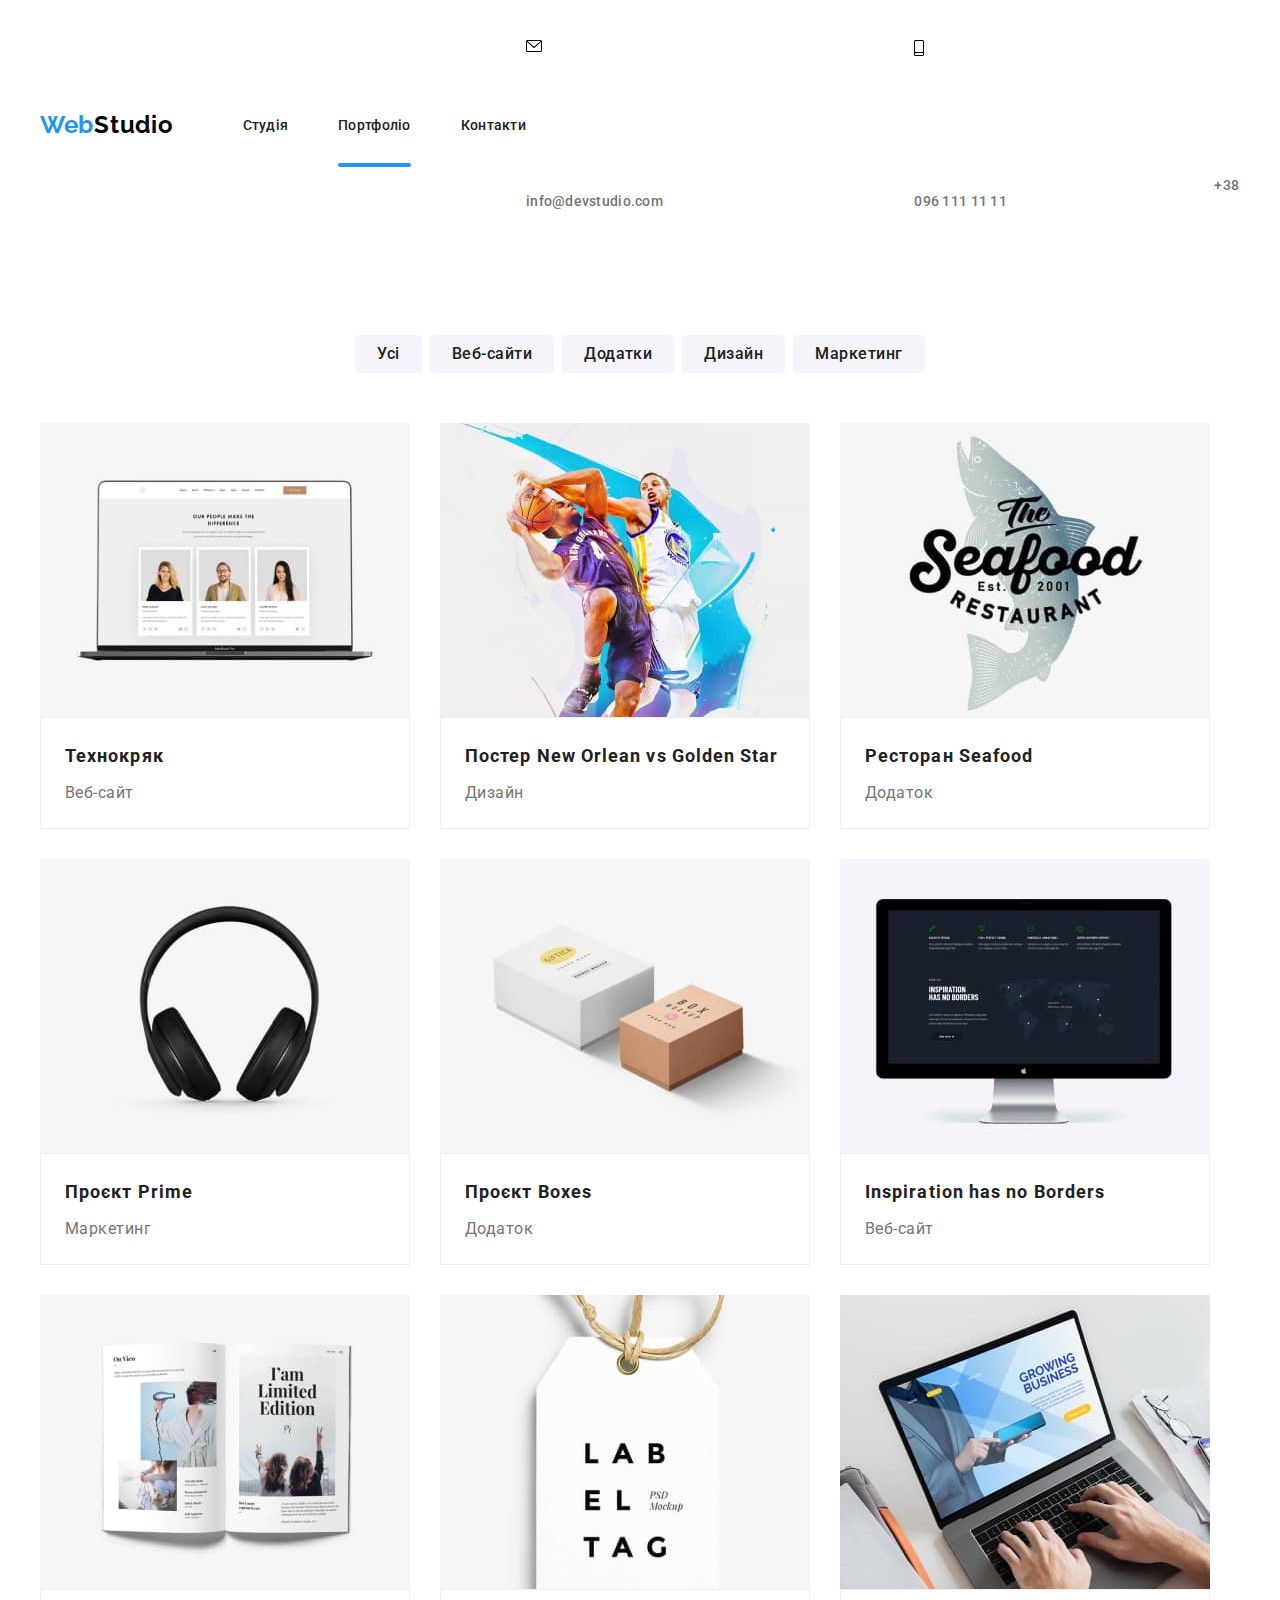
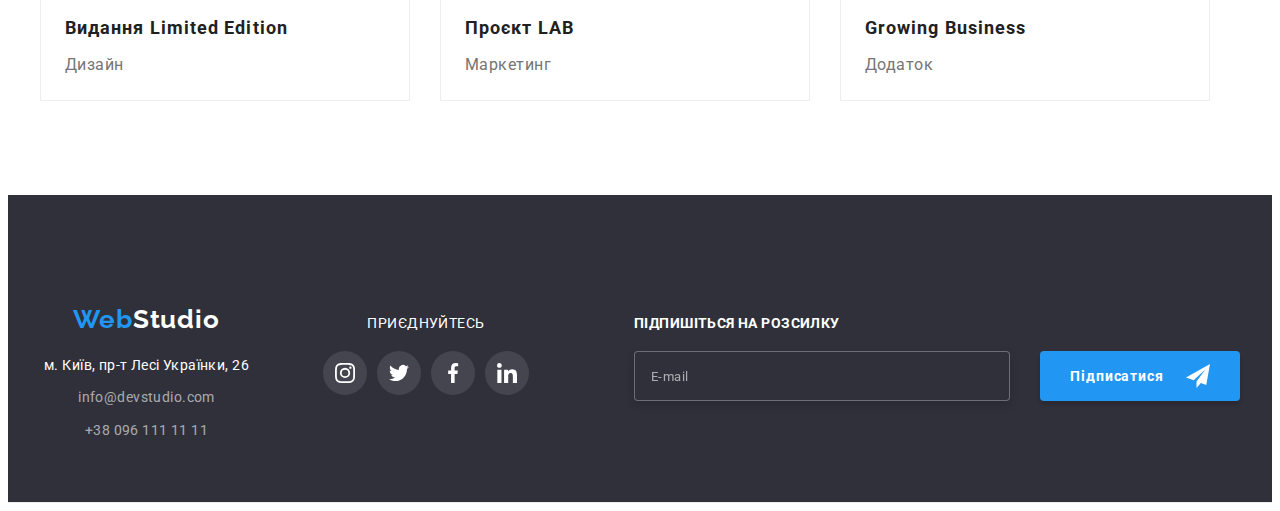
<file: portfolio.html>
<!DOCTYPE html>
<html lang="uk">

<head>
    <meta charset="UTF-8" />
    <meta http-equiv="X-UA-Compatible" content="IE=edge" />
    <meta name="viewport" content="width=device-width, initial-scale=1.0" />
    <link rel="preconnect" href="https://fonts.googleapis.com">
    <link rel="preconnect" href="https://fonts.gstatic.com" crossorigin>
    <link
        href="https://fonts.googleapis.com/css2?family=Raleway:wght@700&family=Roboto:wght@400;500;700;900&display=swap"
        rel="stylesheet">

    <link rel="stylesheet" href="https://cdnjs.cloudflare.com/ajax/libs/modern-normalize/1.1.0/modern-normalize.min.css"
        integrity="sha512-wpPYUAdjBVSE4KJnH1VR1HeZfpl1ub8YT/NKx4PuQ5NmX2tKuGu6U/JRp5y+Y8XG2tV+wKQpNHVUX03MfMFn9Q=="
        crossorigin="anonymous" referrerpolicy="no-referrer" />

    <link rel="stylesheet" href="./css/main.css">
    <link rel="stylesheet" href="./css/main.min.css" />

    <title>Document</title>
</head>

<body>
    <header class="header">
        <div class="container">
            <div class="contant-nav">
                <nav class="nav">
                    <a href="index.html" class="nav__logo"><span>Web</span>Studio</a>
                    <ul class="list nav nav-display">
                        <li class="mail mail-list"><a href="index.html" class="mail__studio cont-color">Студія</a>
                        </li>
                        <li class="mail mail-list"><a href="portfolio.html"
                                class="mail__studio cont-color active">Портфоліо</a>
                        </li>
                        <li class="mail mail-list"><a href="" class="mail__studio cont-color">Контакти</a></li>
                    </ul>
                </nav>
                <ul class="not-nav-item-flax">
                    <li class="mail">
                        <a href="mailto:info@devstudio.com" class="mail__studio"> <svg class="mail__nav">
                                <use href="./symbol-defs.svg#icon-mail-header" width="16" height="12"></use>
                            </svg>info@devstudio.com</a>
                    <li class="mail">
                        <a href="tel:+380961111111" class="mail__studio"> <svg class="mail__ico">
                                <use href="./symbol-defs.svg#icon-tel-header" width="10" height="16"></use>
                            </svg>+38 096 111 11 11</a>
                    </li>
                </ul>
            </div>
        </div>
        <main>
            <section class="section-btn">
                <div class="container">
                    <h1 class="vis">Портфоліо</h1>
                    <ul class="item-btn-flax ">
                        <li><button type="button" class="portfolio-btn outline min-all">Усі</button>
                        </li>
                        <li><button type="button" class="portfolio-btn min-web-site">Веб-сайти</button></li>
                        <li><button type="button" class="portfolio-btn min-applications">Додатки</button></li>
                        <li><button type="button" class="portfolio-btn min-design">Дизайн</button></li>
                        <li><button type="button" class="portfolio-btn min-marketing">Маркетинг</button>
                        </li>
                    </ul>

                </div>

                <div class="container">
                    <ul class="portfolio-list-items">
                        <li class="portfolio-list">
                            <div class="portfolio-wrap">
                                <a href=""><img src="./images/img(19).jpg"
                                        alt="На фото ноутбук, на котором открыт сайт, где показаны карточки с именами людей и их должностями">
                                    <p class="portfolio-wrap__text">Ресурс пропонує комплексні пропозиції з різним
                                        рівнем
                                        функціоналу та сервісів. Все це
                                        дозволить відвідувачу отримати
                                        вичерпні відомості про компанію чи приватну особу.</p>
                                </a>
                            </div>
                            <div class="photo">
                                <h2 class="photo__name">Технокряк</h2>
                                <p class="photo__two-text">Веб-сайт</p>
                            </div>

                        </li>

                        <li class="portfolio-list">
                            <div class="portfolio-wrap">
                                <a href=""><img src="./images/img(18).jpg"
                                        alt="На фото два человека играют в баскетбол">
                                    <p class="portfolio-wrap__text">Ресурс пропонує комплексні пропозиції з різним
                                        рівнем
                                        функціоналу та сервісів. Все це
                                        дозволить відвідувачу отримати
                                        вичерпні відомості про компанію чи приватну особу.</p>
                                </a>
                            </div>
                            <div class="photo">
                                <h2 class="photo__name">Постер New Orlean vs Golden Star</h2>
                                <p class="photo__two-text">Дизайн</p>
                            </div>

                        </li>

                        <li class="portfolio-list">
                            <div class="portfolio-wrap">
                                <a href=""><img src="./images/img(17).jpg"
                                        alt="Изображение логотипа ресторана в виде дельфина">
                                    <p class="portfolio-wrap__text">Ресурс пропонує комплексні пропозиції з різним
                                        рівнем
                                        функціоналу та сервісів. Все це
                                        дозволить відвідувачу отримати
                                        вичерпні відомості про компанію чи приватну особу.</p>
                                </a>
                            </div>
                            <div class="photo">
                                <h2 class="photo__name">Ресторан Seafood</h2>
                                <p class="photo__two-text">Додаток</p>
                            </div>

                        </li>

                        <li class="portfolio-list">
                            <div class="portfolio-wrap">
                                <a href=""><img src="./images/img(16).jpg" alt="На фото изображены накладные наушники">
                                    <p class="portfolio-wrap__text">Ресурс пропонує комплексні пропозиції з різним
                                        рівнем
                                        функціоналу та сервісів. Все це
                                        дозволить відвідувачу отримати
                                        вичерпні відомості про компанію чи приватну особу.</p>
                                </a>
                            </div>
                            <div class="photo">
                                <h2 class="photo__name">Проєкт Prime</h2>
                                <p class="photo__two-text">Маркетинг</p>
                            </div>

                        </li>

                        <li class="portfolio-list">
                            <div class="portfolio-wrap">
                                <a href=""><img src="./images/img(15).jpg" alt="На фото находятся две коробки">
                                    <p class="portfolio-wrap__text">Ресурс пропонує комплексні пропозиції з різним
                                        рівнем
                                        функціоналу та сервісів. Все це
                                        дозволить відвідувачу отримати
                                        вичерпні відомості про компанію чи приватну особу.</p>
                                </a>
                            </div>
                            <div class="photo">
                                <h2 class="photo__name">Проєкт Boxes</h2>
                                <p class="photo__two-text">Додаток</p>
                            </div>

                        </li>

                        <li class="portfolio-list">
                            <div class="portfolio-wrap">
                                <a href=""><img src="./images/img(14).jpg"
                                        alt="На фото изображен монитор, на котором открыт сайт с тёмной темой">
                                    <p class="portfolio-wrap__text">Ресурс пропонує комплексні пропозиції з різним
                                        рівнем
                                        функціоналу та сервісів. Все це
                                        дозволить відвідувачу отримати
                                        вичерпні відомості про компанію чи приватну особу.</p>
                                </a>
                            </div>
                            <div class="photo">
                                <h2 class="photo__name">Inspiration has no Borders</h2>
                                <p class="photo__two-text">Веб-сайт</p>
                            </div>


                        </li>

                        <li class="portfolio-list">
                            <div class="portfolio-wrap">
                                <a href=""><img src="./images/img(13).jpg" alt="На фото изображена книга ">
                                    <p class="portfolio-wrap__text">Ресурс пропонує комплексні пропозиції з різним
                                        рівнем
                                        функціоналу та сервісів. Все це
                                        дозволить відвідувачу отримати
                                        вичерпні відомості про компанію чи приватну особу.</p>
                                </a>
                            </div>
                            <div class="photo">
                                <h2 class="photo__name">Видання Limited Edition</h2>
                                <p class="photo__two-text">Дизайн</p>
                            </div>

                        </li>

                        <li class="portfolio-list">
                            <div class="portfolio-wrap">
                                <a href=""><img src="./images/img(12).jpg" alt="Этикетка  надписью проэкта" width="370"
                                        height="294">
                                    <p class="portfolio-wrap__text">Ресурс пропонує комплексні пропозиції з різним
                                        рівнем
                                        функціоналу та сервісів. Все це
                                        дозволить відвідувачу отримати
                                        вичерпні відомості про компанію чи приватну особу.</p>
                                </a>
                            </div>
                            <div class="photo">
                                <h2 class="photo__name">Проєкт LAB</h2>
                                <p class="photo__two-text">Маркетинг</p>
                            </div>

                        </li>


                        <li class="portfolio-list">
                            <div class="portfolio-wrap">
                                <a href=""><img src="./images/img(11).jpg" alt="Человек просматривает сайт на ноутбуке"
                                        width="370" height="294">
                                    <p class="portfolio-wrap__text">Ресурс пропонує комплексні пропозиції з різним
                                        рівнем
                                        функціоналу та сервісів. Все це
                                        дозволить відвідувачу отримати
                                        вичерпні відомості про компанію чи приватну особу.</p>
                                </a>
                            </div>
                            <div class="photo">
                                <h2 class="photo__name ">Growing Business</h2>
                                <p class="photo__two-text">Додаток</p>
                            </div>

                        </li>
                    </ul>
                </div>
            </section>
        </main>
        <footer class="footer-bg">
            <div class="container contant-wrap">
                <section class="logo">
                    <a href="index.html" class="logo__footer"><span>Web</span>Studio</a>
                    <address>
                        <ul class="address-wrap">
                            <li class="address-center"><a href="https://goo.gl/maps/Gb729abm9Eymb1sx5" target="_blank"
                                    rel="noopener noreferrer nofollow" class="nav-address">м. Київ, пр-т Лесі Українки,
                                    26</a>
                            </li>

                            <li class="footer-ul-margin address-center"><a href="mailto:info@devstudio.com"
                                    class="mail-address">info@devstudio.com</a>
                            </li>

                            <li class="address-center"><a href="tel:+38-096-111-11-11" class="address-contacts">+38 096
                                    111 11
                                    11</a>
                            </li>
                        </ul>
                    </address>
                </section>

                <section class="footer-icon">
                    <h2 class="footer-title">Приєднуйтесь</h2>
                    <ul class="team-item-footer">
                        <li class="team-item-footer-bg"><a href="#" class="team-item-footer-bg-new">
                                <svg class="soc-item-footer">
                                    <use href="./symbol-defs.svg#icon-instagram" width="20" height="20"></use>
                                </svg>
                            </a>
                        </li>

                        <li class="team-item-footer-bg"><a href="#" class="team-item-footer-bg-new">
                                <svg class="soc-item-footer">
                                    <use href="./symbol-defs.svg#icon-twitter" width="20" height="20"></use>
                                </svg>
                            </a>
                        </li>

                        <li class="team-item-footer-bg"><a href="#" class="team-item-footer-bg-new">
                                <svg class="soc-item-footer">
                                    <use href="./symbol-defs.svg#icon-facebook" width=" 20" height="20"></use>
                                </svg>
                            </a>
                        </li>

                        <li class="team-item-footer-bg"><a href="#" class="team-item-footer-bg-new">
                                <svg class="soc-item-footer">
                                    <use href="./symbol-defs.svg#icon-linkedin" width="20" height="20"></use>
                                </svg>
                            </a>
                        </li>
                    </ul>
                </section>
                <form action="#" class="footer">
                    <h3 class="footer__h3">Підпишіться на розсилку</h3>
                    <div class="figure-list figure-justify footer-flax ">
                        <input type="email" class="footer__input" placeholder="E-mail">
                        <button type="submit" class="footer__input-btn">Підписатися<svg class="footer-input-icon">
                                <use href="./symbol-defs.svg#icon-icon-send">
                                </use>
                            </svg></button>


                    </div>
                </form>
            </div>


        </footer>

</body>

</html>
</file>
<file: css/main.css>
h1,
h2,
h3,
h4,
h5,
h6 {
  margin: 0;
}

p {
  margin: 0;
}

a {
  text-decoration: none;
}

img {
  display: block;
  width: 100%;
  height: auto;
}

ul {
  padding: 0;
  margin: 0;
}

li {
  list-style: none;
  padding: 0px;
}

address {
  font-style: normal;
}

.header {
  border-bottom: 1px solid #ECECEC;
}

.container {
  width: 100%;
  padding: 0 15px;
  margin: 0 auto;
}
@media screen and (max-width: 480px) {
  .container {
    width: 100%;
  }
}
@media screen and (min-width: 481px) {
  .container {
    max-width: 768px;
  }
}
@media screen and (min-width: 1200px) {
  .container {
    max-width: 1200px;
  }
}

.prof {
  max-width: 100%;
  padding-top: 30px;
  background-color: var(--item-bg-color);
  padding: 30px 30px;
  box-shadow: 0px 1px 3px rgba(0, 0, 0, 0.12), 0px 1px 1px rgba(0, 0, 0, 0.14), 0px 2px 1px rgba(0, 0, 0, 0.2);
  border-radius: 0px 0px 4px 4px;
}

.about-other {
  margin: 0 auto;
  gap: 30px;
  width: 100%;
}

.is-hidden-two {
  opacity: 0;
  visibility: hidden;
  pointer-events: none;
  width: 1px;
  position: absolute;
}

:root {
  --font-size-h: 36px;
  --alert-font-size-text: 14px;
  --main-teem-font-size: 16px;
  --main-team-font-size-big: 18px;
  --transform-hover: color 250ms cubic-bezier(0.4, 0, 0.2, 1), background-color 250ms cubic-bezier(0.4, 0, 0.2, 1);
  --transform-hover-shadov: box-shadow 250ms cubic-bezier(0.4, 0, 0.2, 1),
      transform 250ms cubic-bezier(0.4, 0, 0.2, 1);
}

.nav__logo {
  font-family: var(--other-font);
  font-weight: 700;
  font-size: 26px;
  line-height: 30.52px;
  color: var(--color-all-text);
  letter-spacing: 0.03em;
  margin-right: 19px;
  transition: var(--transform-hover);
}
.nav__logo:focus {
  color: var(--focus-color);
}
@media screen and (max-width: 480px) {
  .nav__logo {
    opacity: 0;
    visibility: hidden;
    pointer-events: none;
    width: 1px;
    position: absolute;
  }
}
@media screen and (min-width: 481px) {
  .nav__logo {
    font-size: 24px;
    line-height: 1.1666666667;
    opacity: inherit;
    visibility: inherit;
    pointer-events: inherit;
    width: inherit;
    position: inherit;
  }
}
@media screen and (min-width: 1200px) {
  .nav__logo {
    opacity: inherit;
    visibility: inherit;
    pointer-events: inherit;
    width: inherit;
    position: inherit;
  }
}

.nav__logo span {
  color: var(--focus-color);
}

.nav-logo-mob {
  font-family: var(--other-font);
  font-weight: 700;
  font-size: 26px;
  line-height: 30.52px;
  color: var(--color-all-text);
  letter-spacing: 0.03em;
  margin-right: 19px;
  transition: var(--transform-hover);
}
.nav-logo-mob:focus {
  color: var(--focus-color);
}
@media screen and (min-width: 1200px) {
  .nav-logo-mob {
    opacity: 0;
    visibility: hidden;
    pointer-events: none;
    width: 1px;
    position: absolute;
  }
}

.nav-logo-mob span {
  color: var(--focus-color);
}
@media screen and (min-width: 1200px) {
  .nav-logo-mob span {
    opacity: 0;
    visibility: hidden;
    pointer-events: none;
    width: 1px;
    position: absolute;
  }
}

.logo__footer {
  display: block;
  font-family: var(--other-font);
  font-weight: 700;
  font-size: 26px;
  line-height: 30.52px;
  color: var(--item-bg-color);
  letter-spacing: 0.03em;
  margin-bottom: 20px;
  transition: var(--transform-hover);
}
.logo__footer:focus {
  color: var(--focus-color);
}
@media screen and (max-width: 480px) {
  .logo__footer {
    display: flex;
    width: 100%;
    justify-content: center;
  }
}

@media screen and (max-width: 480px) {
  .address-wrap {
    width: 100%;
    justify-content: center;
  }
}

.logo__footer span {
  color: var(--focus-color);
}

.nav__studio {
  display: inline-block;
  font-family: var(--main-font);
  font-weight: 500;
  font-size: 14px;
  line-height: 1.1428571429;
  letter-spacing: 0.02em;
  color: var(--color-text);
  padding: 32px 0px;
  display: block;
  transition: var(--transform-hover);
}
.nav__studio:hover, .nav__studio:focus {
  color: var(--focus-color);
}

.active {
  color: var(--focus-color);
}

.mail-list {
  position: relative;
}

.active::after {
  content: "";
  position: absolute;
  bottom: -1px;
  display: flex;
  width: 100%;
  height: 4px;
  background-color: var(--focus-color);
  border-radius: 2px;
}
@media screen and (min-width: 481px) {
  .active::after {
    bottom: -18px;
  }
}
@media screen and (min-width: 1200px) {
  .active::after {
    bottom: -2px;
  }
}

.nav {
  display: flex;
  align-items: center;
  gap: 50px;
}
@media screen and (max-width: 480px) {
  .nav {
    display: none;
  }
}
@media screen and (min-width: 481px) {
  .nav {
    display: flex;
  }
}
@media screen and (min-width: 1200px) {
  .nav {
    display: inherit;
  }
}

@media screen and (max-width: 480px) {
  .nav-display {
    display: none;
  }
}
@media screen and (min-width: 481px) {
  .nav-display {
    display: none;
  }
}
@media screen and (min-width: 1200px) {
  .nav-display {
    display: flex;
  }
}

.item-btn-flax {
  display: flex;
  gap: 8px;
  justify-content: center;
  padding-bottom: 50px;
}

.not-nav-item-flax {
  display: flex;
  align-items: center;
  gap: 50px;
}
@media screen and (max-width: 480px) {
  .not-nav-item-flax {
    display: none;
  }
}
@media screen and (min-width: 481px) {
  .not-nav-item-flax {
    display: block;
    margin-left: auto;
  }
}
@media screen and (min-width: 1200px) {
  .not-nav-item-flax {
    display: flex;
    margin-left: auto;
  }
}

.figure-bg__ico {
  max-width: 70px;
  height: 70px;
  fill: currentColor;
}

.figure-bg {
  display: flex;
  height: 120px;
  align-items: center;
  justify-content: center;
  margin-bottom: 30px;
  border-radius: 4px;
  width: 100%;
  background-color: #F5F4FA;
  transition: var(--transform-hover-shadov);
}
.figure-bg:hover {
  box-shadow: 0px 4px 4px rgba(0, 0, 0, 0.25);
}
@media screen and (max-width: 480px) {
  .figure-bg {
    min-width: 100%;
    display: flex;
    justify-content: center;
  }
}
@media screen and (min-width: 481) and (min-width: 481px) {
  .figure-bg {
    min-width: 354px;
  }
}
.figure-interval {
  margin-right: 30px;
}
@media screen and (max-width: 480px) {
  .figure-interval {
    margin: 0;
  }
}
@media screen and (min-width: 481px) {
  .figure-interval {
    margin: 0;
    max-width: calc((100% - 30px) / 2);
  }
}
@media screen and (min-width: 1200px) {
  .figure-interval {
    width: 100%;
  }
}

.figure-bg:last-child {
  margin-right: 0;
}

.figure-list {
  display: flex;
}
@media screen and (max-width: 480px) {
  .figure-list {
    flex-wrap: wrap;
    gap: 30px;
  }
}
@media screen and (min-width: 481px) {
  .figure-list {
    display: block;
    flex-wrap: wrap;
    justify-content: center;
    gap: 30px;
  }
}
@media screen and (min-width: 1200px) {
  .figure-list {
    flex-wrap: nowrap;
  }
}

@media screen and (max-width: 480px) {
  .figure-justify {
    display: flex;
    justify-content: center;
  }
}
.pic {
  width: 100%;
}

body {
  font-family: var(--main-font);
  font-size: var(--alert-font-size-text);
  letter-spacing: 0.03em;
  background-color: var(--item-bg-color);
  color: var(--alert-text);
  font-family: var(--main-font);
}

.hero {
  align-items: center;
  margin: 0 auto;
  padding: 200px 0;
  background-color: var(--footer-bg-color);
  background-image: linear-gradient(to right, rgba(47, 48, 58, 0.4), rgba(47, 48, 58, 0.4)), url(../images/bg-hero.jpg);
  background-repeat: no-repeat;
  background-size: cover;
  background-position: center;
  width: 100%;
}
@media screen and (max-width: 480px) {
  .hero {
    width: 100%;
    padding: 118px 0;
  }
}
@media screen and (min-width: 481px) and (min-width: 481px) {
  .hero {
    width: 100%;
    padding: 118px 0;
  }
}
.hero__title {
  font-family: var(--main-font);
  font-weight: 900;
  font-size: 44px;
  line-height: 1.3636363636;
  letter-spacing: 0.06em;
  text-transform: uppercase;
  text-align: center;
  max-width: 650px;
  margin: 0 auto;
  margin-bottom: 30px;
  color: var(--item-bg-color);
}
@media screen and (max-width: 480px) {
  .hero__title {
    max-width: 360px;
    font-size: 26px;
    line-height: 1.6153846154;
  }
}
@media screen and (min-width: 481px) {
  .hero__title {
    width: 360px;
    font-size: 26px;
    line-height: 1.6153846154;
  }
}
@media screen and (min-width: 1200px) {
  .hero__title {
    width: 100%;
    font-size: 44px;
    line-height: 1.3636363636;
  }
}

.sec-padding {
  padding: 60px 0px;
  background-color: #F5F4FA;
}

.hero__btn {
  display: block;
  font-family: inherit;
  font-weight: 700;
  font-size: 16px;
  line-height: 1.875;
  letter-spacing: 0.06em;
  border: none;
  cursor: pointer;
  color: var(--item-bg-color);
  background-color: #2196f3;
  border-radius: 4px;
  justify-content: center;
  align-items: center;
  margin: 0 auto;
  padding: 10px 32px;
  transition: var(--transform-hover);
}
.hero__btn:hover, .hero__btn:focus {
  background-color: #188ce8;
  box-shadow: 0px 4px 4px rgba(0, 0, 0, 0.15);
}

.list {
  display: flex;
}

.vis {
  width: 1px;
  height: 1px;
  margin: -1px;
  position: absolute;
  visibility: hidden;
}

.alert {
  font-family: var(--main-font);
  font-weight: 700;
  font-size: var(--alert-font-size-text);
  line-height: 1.1428571429;
  letter-spacing: 0.03em;
  text-transform: uppercase;
  margin-bottom: 10px;
  color: var(--alert-text);
}
@media screen and (max-width: 480px) {
  .alert {
    width: 270px;
    display: flex;
    margin: 0 auto;
    justify-content: center;
  }
}

.figure-interval__text {
  font-family: var(--main-font);
  font-weight: 400;
  font-size: var(--alert-font-size-text);
  line-height: 1.7142857143;
  letter-spacing: 0.03em;
  color: var(--color-text);
}
@media screen and (max-width: 480px) {
  .figure-interval__text {
    width: 100%;
  }
}

.about {
  font-family: var(--main-font);
  font-weight: 700;
  font-size: var(--font-size-h);
  line-height: 1.1666666667;
  letter-spacing: 0.03em;
  margin-bottom: 50px;
  text-align: center;
  color: var(--alert-text);
}
@media screen and (max-width: 480px) {
  .about {
    font-family: var(--main-font);
    font-weight: 700;
    font-size: 28px;
    line-height: 1.5;
    letter-spacing: 0.03em;
    margin-bottom: 50px;
    text-align: center;
  }
}
@media screen and (min-width: 481px) {
  .about {
    font-family: var(--main-font);
    font-weight: 700;
    font-size: 28px;
    line-height: 1.5;
    letter-spacing: 0.03em;
    margin-bottom: 50px;
    text-align: center;
  }
}
@media screen and (min-width: 1200px) {
  .about {
    font-family: var(--main-font);
    font-weight: 700;
    font-size: var(--font-size-h);
    line-height: 1.1666666667;
    letter-spacing: 0.03em;
    margin-bottom: 50px;
    text-align: center;
    color: var(--alert-text);
  }
}

@media screen and (max-width: 480px) {
  .vis-about {
    opacity: 0;
    visibility: hidden;
    pointer-events: none;
    width: 1px;
    position: absolute;
  }
}
@media screen and (min-width: 481px) {
  .vis-about {
    opacity: 0;
    visibility: hidden;
    pointer-events: none;
    width: 1px;
    position: absolute;
  }
}
@media screen and (min-width: 1200px) {
  .vis-about {
    opacity: 1;
    visibility: visible;
    pointer-events: inherit;
    width: 100%;
    position: relative;
  }
}

.section-team {
  padding: 94px 94px;
  background-color: #F5F4FA;
}
@media screen and (max-width: 480px) {
  .section-team {
    width: 100%;
  }
}
@media screen and (min-width: 481px) {
  .section-team {
    width: 100%;
  }
}
@media screen and (min-width: 1200px) {
  .section-team {
    width: 100%;
  }
}

@media screen and (max-width: 480px) {
  .section-team:first-child {
    opacity: 0;
    visibility: hidden;
    pointer-events: none;
    width: 1px;
    position: absolute;
  }
}

.section-team-padding {
  padding-bottom: 94px;
}
@media screen and (max-width: 480px) {
  .section-team-padding {
    opacity: 0;
    visibility: hidden;
    pointer-events: none;
    width: 1px;
    position: absolute;
  }
}
@media screen and (min-width: 481px) {
  .section-team-padding {
    opacity: 0;
    visibility: hidden;
    pointer-events: none;
    width: 1px;
    position: absolute;
  }
}
@media screen and (min-width: 1200px) {
  .section-team-padding {
    opacity: 1;
    visibility: visible;
    pointer-events: inherit;
    width: 100%;
    position: inherit;
  }
}

.team {
  display: flex;
  gap: 30px;
  align-items: center;
  justify-content: center;
}

@media screen and (max-width: 480px) {
  .team:first-child {
    opacity: 0;
    visibility: hidden;
    pointer-events: none;
    width: 1px;
    position: absolute;
  }
}
@media screen and (min-width: 481px) {
  .team:first-child {
    opacity: 0;
    visibility: hidden;
    pointer-events: none;
    width: 1px;
    position: absolute;
  }
}
@media screen and (min-width: 1200px) {
  .team:first-child {
    opacity: 1;
    visibility: visible;
    pointer-events: none;
    width: 100%;
    position: inherit;
    gap: 30px;
  }
}

@media screen and (max-width: 480px) {
  .team:last-child {
    max-width: 100%;
    flex-wrap: wrap;
    justify-content: center;
  }
}
@media screen and (min-width: 481px) {
  .team:last-child {
    max-width: 100%;
    justify-content: center;
  }
}
.team-hover {
  transition: var(--transform-hover-shadov);
}
.team-hover:hover {
  box-shadow: 0px 1px 3px rgba(0, 0, 0, 0.12), 0px 1px 1px rgba(0, 0, 0, 0.14), 0px 2px 1px rgba(0, 0, 0, 0.2);
}
@media screen and (min-width: 481px) {
  .team-hover {
    width: calc((100% - 30px) / 2);
    gap: 30px;
  }
}
.calc-team {
  width: 100%;
  width: calc((100% - 60px) / 2);
}
@media screen and (min-width: 481px) {
  .calc-team {
    width: calc((100% - 30px) / 4);
  }
}
@media screen and (min-width: 1200px) {
  .calc-team {
    width: 100%;
  }
}

.team__name {
  font-family: var(--main-font);
  font-weight: 500;
  font-size: var(--main-teem-font-size);
  line-height: 1;
  letter-spacing: 0.03em;
  text-align: center;
  color: var(--alert-text);
}

.team__work {
  font-family: var(--main-font);
  font-weight: 400;
  font-size: var(--alert-font-size-text);
  line-height: 1;
  letter-spacing: 0.03em;
  margin-top: 10px;
  text-align: center;
  margin-bottom: 16px;
  color: var(--color-text);
}

.team-name__one {
  display: flex;
  position: absolute;
  width: 370px;
  height: 70px;
  top: 224px;
  font-family: var(--main-font);
  font-style: normal;
  font-weight: 700;
  font-size: 14px;
  line-height: 1.1428571429;
  letter-spacing: 0.03em;
  text-transform: uppercase;
  align-items: center;
  justify-content: center;
  color: var(--item-bg-color);
  background: rgba(47, 48, 58, 0.8);
}

.team-name__two {
  display: flex;
  position: absolute;
  width: 370px;
  height: 70px;
  top: 224px;
  font-family: var(--main-font);
  font-style: normal;
  font-weight: 700;
  font-size: 14px;
  line-height: 1.1428571429;
  letter-spacing: 0.03em;
  text-transform: uppercase;
  align-items: center;
  justify-content: center;
  color: var(--item-bg-color);
  background: rgba(47, 48, 58, 0.8);
}

.relative {
  position: relative;
}

.photo {
  padding: 20px 24px;
  border: 1px solid #EEEEEE;
}

.photo__name {
  font-family: var(--main-font);
  font-weight: 700;
  font-size: var(--main-team-font-size-big);
  line-height: 2;
  margin: 0 0 4px;
  letter-spacing: 0.06em;
  color: var(--alert-text);
}

.photo__two-text {
  font-family: var(--main-font);
  font-weight: 400;
  font-size: var(--main-teem-font-size);
  line-height: 1.875;
  letter-spacing: 0.03em;
  color: var(--color-text);
}

.portfolio-list {
  display: block;
  background: #FFFFFF;
  box-sizing: border-box;
  transition: var(--transform-hover-shadov);
}
.portfolio-list:hover {
  box-shadow: 0px 1px 1px rgba(0, 0, 0, 0.12), 0px 4px 4px rgba(0, 0, 0, 0.06), 1px 4px 6px rgba(0, 0, 0, 0.16);
}
.portfolio-list:focus {
  box-shadow: 0px 1px 1px rgba(0, 0, 0, 0.12), 0px 4px 4px rgba(0, 0, 0, 0.06), 1px 4px 6px rgba(0, 0, 0, 0.16);
}
.portfolio-list:hover .portfolio-wrap__text {
  transform: translateY(0);
}

.portfolio-wrap {
  position: relative;
  overflow: hidden;
}

.portfolio-wrap__text {
  position: absolute;
  top: 0;
  left: 0;
  padding: 63px 24px;
  text-align: left;
  height: 100%;
  background: rgba(33, 150, 243, 0.9);
  transform: translateY(100%);
  transition: var(--transform-hover-shadov);
  overflow: auto;
  font-family: var(--main-font);
  font-style: normal;
  font-weight: 400;
  font-size: 18px;
  line-height: 1.5555555556;
  letter-spacing: 0.03em;
  color: var(--item-bg-color);
}

.portfolio-list-items {
  display: flex;
  flex-wrap: wrap;
  gap: 30px;
}

.portfolio-btn {
  font-family: inherit;
  font-weight: 500;
  font-size: var(--main-teem-font-size);
  line-height: 1.625;
  font-style: normal;
  text-align: center;
  letter-spacing: 0.03em;
  padding: 6px 22px;
  border: none;
  color: var(--alert-text);
  background-color: #F5F4FA;
  border-radius: 4px;
  cursor: pointer;
  transition: var(--transform-hover), box-shadow 250ms cubic-bezier(0.4, 0, 0.2, 1);
}
.portfolio-btn:hover {
  background-color: var(--focus-color);
  color: var(--item-bg-color);
  box-shadow: 0px 3px 1px rgba(0, 0, 0, 0.1), 0px 1px 2px rgba(0, 0, 0, 0.08), 0px 2px 2px rgba(0, 0, 0, 0.12);
}

.nav-address {
  font-family: var(--main-font);
  font-weight: 400;
  font-size: 14px;
  line-height: 1.5;
  font-style: normal;
  letter-spacing: 0.03em;
  color: var(--item-bg-color);
  transition: var(--transform-hover);
}
.nav-address:hover, .nav-address:focus {
  color: var(--focus-color);
}

.mail-address {
  font-family: var(--main-font);
  font-weight: 400;
  font-size: 14px;
  font-style: normal;
  line-height: 1.7142857143;
  letter-spacing: 0.03em;
  color: rgba(255, 255, 255, 0.6);
  transition: var(--transform-hover);
}
.mail-address:hover, .mail-address:focus {
  color: var(--focus-color);
}

.footer-ul-margin {
  margin: 9px 0px 9px 0px;
}

.address-contacts {
  font-family: var(--main-font);
  font-weight: 400;
  font-size: 14px;
  font-style: normal;
  line-height: 1.7142857143;
  letter-spacing: 0.03em;
  color: rgba(255, 255, 255, 0.6);
  transition: var(--transform-hover);
}
.address-contacts:hover, .address-contacts:focus {
  color: var(--focus-color);
}

@media screen and (max-width: 480px) {
  .address-center {
    display: flex;
    width: 100%;
    justify-content: center;
  }
}

.contant-wrap {
  display: flex;
  align-items: baseline;
}
@media screen and (max-width: 480px) {
  .contant-wrap {
    flex-wrap: wrap;
  }
}
@media screen and (min-width: 481px) {
  .contant-wrap {
    flex-wrap: wrap;
    justify-content: center;
  }
}
@media screen and (min-width: 1200px) {
  .contant-wrap {
    flex-wrap: nowrap;
  }
}

.footer__h3 {
  font-family: var(--main-font);
  font-style: normal;
  font-weight: 700;
  font-size: var(--alert-font-size-text);
  line-height: 1.1428571429;
  letter-spacing: 0.03em;
  text-transform: uppercase;
  margin-bottom: 20px;
  color: var(--item-bg-color);
}
@media screen and (max-width: 480px) {
  .footer__h3 {
    width: 100%;
    display: flex;
    justify-content: center;
  }
}
@media screen and (min-width: 481px) {
  .footer__h3 {
    margin: 0 auto;
    text-align: center;
  }
}
.footer-input-icon {
  max-width: 24px;
  height: 24px;
}
@media screen and (max-width: 480px) {
  .footer-input-icon {
    margin-left: 12px;
  }
}
@media screen and (min-width: 481px) {
  .footer-input-icon {
    margin-left: 12px;
  }
}
.footer-bg {
  background-color: var(--footer-bg-color);
  padding: 60px 0;
}
@media screen and (max-width: 480px) {
  .footer-bg {
    width: 100%;
  }
}

.nav-address {
  font-family: var(--main-font);
  font-weight: 400;
  font-size: 14px;
  line-height: 1.5;
  font-style: normal;
  letter-spacing: 0.03em;
  color: var(--item-bg-color);
  transition: var(--transform-hover);
}
.nav-address:hover, .nav-address:focus {
  color: var(--focus-color);
}

.footer-ul-margin {
  margin: 9px 0px 9px 0px;
}

.address-contacts {
  font-family: var(--main-font);
  font-weight: 400;
  font-size: 14px;
  font-style: normal;
  line-height: 1.7142857143;
  /* or 171% */
  letter-spacing: 0.03em;
  color: rgba(255, 255, 255, 0.6);
  transition: var(--transform-hover);
}
.address-contacts:hover, .address-contacts:focus {
  color: var(--focus-color);
}

.footer-title {
  display: flex;
  line-height: 16px;
  font-style: normal;
  font-weight: 700;
  font: var(--main-font);
  letter-spacing: 0.03em;
  text-transform: uppercase;
  font-size: var(--alert-font-size-text);
  color: var(--item-bg-color);
}
@media screen and (max-width: 480px) {
  .footer-title {
    display: flex;
    margin-top: 60px;
    justify-content: center;
  }
}
@media screen and (min-width: 481px) {
  .footer-title {
    display: block;
    text-align: center;
    margin: 0 auto;
  }
}
.footer__h3 {
  font-family: var(--main-font);
  font-style: normal;
  font-weight: 700;
  font-size: var(--alert-font-size-text);
  line-height: 1.1428571429;
  letter-spacing: 0.03em;
  text-transform: uppercase;
  margin-bottom: 20px;
  color: var(--item-bg-color);
}
@media screen and (min-width: 1200px) {
  .footer__h3 {
    display: flex;
    justify-content: flex-start;
  }
}

.footer__input {
  padding: 15px 0px 15px 16px;
  width: 358px;
  border: 1px solid rgba(255, 255, 255, 0.3);
  filter: drop-shadow(0px 4px 4px rgba(0, 0, 0, 0.15));
  border-radius: 4px;
  outline: none;
  color: var(--item-bg-color);
  background: var(--footer-bg-color);
}
.footer__input::-moz-placeholder {
  font-family: "Roboto";
  font-style: normal;
  font-weight: 400;
  font-size: var(--main-team-font-size);
  line-height: 1.25;
  display: flex;
  align-items: center;
  letter-spacing: 0.03em;
  color: rgba(255, 255, 255, 0.6);
}
.footer__input:-ms-input-placeholder {
  font-family: "Roboto";
  font-style: normal;
  font-weight: 400;
  font-size: var(--main-team-font-size);
  line-height: 1.25;
  display: flex;
  align-items: center;
  letter-spacing: 0.03em;
  color: rgba(255, 255, 255, 0.6);
}
.footer__input::placeholder {
  font-family: "Roboto";
  font-style: normal;
  font-weight: 400;
  font-size: var(--main-team-font-size);
  line-height: 1.25;
  display: flex;
  align-items: center;
  letter-spacing: 0.03em;
  color: rgba(255, 255, 255, 0.6);
}
@media screen and (max-width: 480px) {
  .footer__input {
    display: flex;
    justify-content: center;
    width: 100%;
  }
}
@media screen and (min-width: 481px) {
  .footer__input {
    width: 450px;
  }
}
@media screen and (min-width: 1200px) {
  .footer__input {
    width: 358px;
  }
}

.footer__input-btn {
  position: relative;
  outline: none;
  display: block;
  width: 200px;
  height: 50px;
  font-family: var(--main-font);
  gap: 10px;
  font-style: normal;
  font-weight: 700;
  font-size: var(--main-team-font-size);
  line-height: 1.875;
  padding: 10px 28px;
  margin-left: 40px;
  align-items: center;
  text-align: center;
  justify-content: center;
  letter-spacing: 0.06em;
  color: var(--item-bg-color);
  background: var(--focus-color);
  transition: var(--transform-hover);
  box-shadow: 0px 4px 4px rgba(0, 0, 0, 0.15);
  border: none;
  border-radius: 4px;
  cursor: pointer;
}
.footer__input-btn:focus {
  background-color: var(--focus-color);
}
.footer__input-btn:hover {
  background-color: #188ce8;
  box-shadow: 0px 4px 4px rgba(0, 0, 0, 0.15);
}
@media screen and (max-width: 480px) {
  .footer__input-btn {
    position: relative;
    display: flex;
    position: relative;
    justify-content: center;
  }
}
@media screen and (min-width: 481px) {
  .footer__input-btn {
    display: flex;
    position: relative;
    justify-content: center;
    margin: 0 auto;
    top: 20px;
  }
}
@media screen and (min-width: 1200px) {
  .footer__input-btn {
    position: relative;
    display: flex;
    justify-content: center;
    top: 0;
  }
}

.section-btn {
  padding: 94px 0;
}

.section {
  padding: 94px 0;
}
@media screen and (max-width: 480px) {
  .section {
    width: 100%;
    padding: 60px 0;
  }
}
@media screen and (min-width: 481px) {
  .section {
    max-width: 100%;
  }
}
@media screen and (min-width: 1200px) {
  .section {
    width: 100%;
  }
}

.section-icon {
  padding: 94px 0px 94px 0;
}

.mail__studio {
  display: inline-block;
  font-family: var(--main-font);
  font-weight: 500;
  font-size: 14px;
  line-height: 1.1428571429;
  letter-spacing: 0.02em;
  color: var(--color-text);
  padding: 32px 0px;
  display: block;
  transition: var(--transform-hover);
}
.mail__studio:hover, .mail__studio:focus {
  color: var(--focus-color);
}
@media screen and (max-width: 480px) {
  .mail__studio {
    display: none;
  }
}
@media screen and (min-width: 481px) {
  .mail__studio {
    display: inline-block;
    font-family: var(--main-font);
    font-weight: 500;
    font-size: 12px;
    line-height: 1.1666666667;
    letter-spacing: 0.02em;
    color: var(--color-text);
    padding: 10px 0px;
    display: block;
    transition: var(--transform-hover);
  }
  .mail__studio:hover, .mail__studio:focus {
    color: var(--focus-color);
  }
}
@media screen and (min-width: 1200px) {
  .mail__studio {
    display: inline-block;
    font-family: var(--main-font);
    font-weight: 500;
    font-size: 14px;
    line-height: 1.1428571429;
    letter-spacing: 0.02em;
    color: var(--color-text);
    padding: 32px 0px;
    display: block;
    transition: var(--transform-hover);
  }
  .mail__studio:hover, .mail__studio:focus {
    color: var(--focus-color);
  }
}

.team-name {
  font-size: 14px;
  line-height: 1.1428571429;
}

.cont-color {
  color: var(--alert-text);
}

.mail-ico {
  margin-right: 10px;
  fill: currentColor;
  width: 10px;
  height: 16px;
  vertical-align: middle;
}
@media screen and (max-width: 480px) {
  .mail-ico {
    opacity: 0;
    visibility: hidden;
    pointer-events: none;
    width: 1px;
    position: absolute;
  }
}
@media screen and (min-width: 481px) {
  .mail-ico {
    margin-right: 10px;
    fill: currentColor;
    width: 10px;
    height: 16px;
    vertical-align: middle;
    opacity: inherit;
    pointer-events: all;
    position: inherit;
    visibility: inherit;
  }
}
@media screen and (min-width: 1200px) {
  .mail-ico {
    margin-right: 10px;
    fill: currentColor;
    width: 10px;
    height: 16px;
    vertical-align: middle;
    opacity: inherit;
    pointer-events: all;
    position: inherit;
    visibility: inherit;
  }
}

.mail-nav {
  margin-right: 10px;
  fill: currentColor;
  width: 16px;
  height: 12px;
  vertical-align: middle;
}
@media screen and (max-width: 480px) {
  .mail-nav {
    opacity: 0;
    visibility: hidden;
    pointer-events: none;
    width: 1px;
    position: absolute;
  }
}
@media screen and (min-width: 481px) {
  .mail-nav {
    margin-right: 10px;
    fill: currentColor;
    width: 16px;
    height: 12px;
    vertical-align: middle;
    opacity: inherit;
    pointer-events: all;
    position: inherit;
    visibility: inherit;
  }
}
@media screen and (min-width: 1200px) {
  .mail-nav {
    margin-right: 10px;
    fill: currentColor;
    width: 16px;
    height: 12px;
    vertical-align: middle;
    opacity: inherit;
    pointer-events: all;
    position: inherit;
    visibility: inherit;
  }
}

.contant-nav {
  display: flex;
}
@media screen and (max-width: 768px) {
  .contant-nav {
    display: none;
  }
}

.footer {
  position: relative;
  margin-left: auto;
}
@media screen and (max-width: 480px) {
  .footer {
    width: 100%;
  }
}
@media screen and (min-width: 481px) {
  .footer {
    position: relative;
    margin: 0 auto;
    display: block;
    margin-top: 60px;
  }
}
@media screen and (min-width: 1200px) {
  .footer {
    margin-left: 105px;
  }
}

@media screen and (min-width: 1200px) {
  .footer-flax {
    display: flex;
  }
}

.team {
  display: flex;
  justify-content: center;
  gap: 10px;
}

@media screen and (max-width: 480px) {
  .team-one {
    gap: 30px;
    max-width: 100%;
  }
}
@media screen and (min-width: 481px) {
  .team-one {
    gap: 30px;
    max-width: 100%;
    flex-wrap: wrap;
    justify-content: center;
  }
}
@media screen and (min-width: 1200px) {
  .team-one {
    flex-wrap: nowrap;
  }
}

.logo {
  width: 100%;
}
@media screen and (min-width: 481px) {
  .logo {
    width: calc((100% - 30px) / 2);
    text-align: center;
    margin-right: auto;
  }
}
@media screen and (min-width: 1200px) {
  .logo {
    width: calc((100% - 30px) / 3);
  }
}

.team-item-footer-bg__item {
  display: flex;
  width: 44px;
  height: 44px;
  border-radius: 50%;
  align-items: center;
  justify-content: center;
  transition: var(--transform-hover);
}
.team-item-footer-bg__item:hover, .team-item-footer-bg__item:focus {
  background-color: var(--focus-color);
}
.team-item-footer-bg__item:hover > .soc-item, .team-item-footer-bg__item:focus > .soc-item {
  fill: var(--item-bg-color);
}

.team__item {
  display: flex;
  width: 44px;
  height: 44px;
  border-radius: 50%;
  align-items: center;
  justify-content: center;
  transition: var(--transform-hover);
}
.team__item:hover, .team__item:focus {
  background-color: var(--focus-color);
}
.team__item:hover > .soc-item, .team__item:focus > .soc-item {
  fill: var(--item-bg-color);
}

.team-item-footer-bg-new {
  display: flex;
  width: 44px;
  height: 44px;
  border-radius: 50%;
  align-items: center;
  justify-content: center;
  transition: var(--transform-hover);
}
.team-item-footer-bg-new:hover, .team-item-footer-bg-new:focus {
  background-color: var(--focus-color);
}
.team-item-footer-bg-new:hover > .soc-item, .team-item-footer-bg-new:focus > .soc-item {
  fill: var(--item-bg-color);
}

.soc-item {
  display: flex;
  fill: #AFB1B8;
  width: 20px;
  height: 20px;
  vertical-align: middle;
}

.team-item-footer {
  display: flex;
  margin-top: 20px;
  gap: 10px;
}
@media screen and (max-width: 480px) {
  .team-item-footer {
    display: flex;
    width: 100%;
    justify-content: center;
    margin-bottom: 60px;
  }
}

.footer-icon {
  margin-left: 70px;
}
@media screen and (max-width: 480px) {
  .footer-icon {
    width: 100%;
    margin: 0;
  }
}
@media screen and (min-width: 481px) {
  .footer-icon {
    margin-right: auto;
  }
}
.team-item-footer-bg {
  display: flex;
  width: 44px;
  height: 44px;
  border-radius: 50%;
  align-items: center;
  justify-content: center;
  background: rgba(255, 255, 255, 0.1);
}

.soc-item-footer {
  display: flex;
  fill: #ffffff;
  width: 20px;
  height: 20px;
  vertical-align: middle;
}

.icon-main {
  display: flex;
  box-sizing: border-box;
  fill: #AFB1B8;
  max-width: 106px;
  height: 60px;
  vertical-align: middle;
  transition: var(--transform-hover);
}

.per-team {
  display: flex;
  gap: 30px;
  justify-content: center;
  padding: 60px 0 60px 0;
}

.pre-ul {
  display: flex;
  justify-content: center;
  gap: 30px;
}
@media screen and (max-width: 480px) {
  .pre-ul {
    display: flex;
    flex-wrap: wrap;
    justify-content: center;
  }
}
@media screen and (min-width: 481px) {
  .pre-ul {
    display: flex;
    flex-wrap: wrap;
    justify-content: center;
  }
}
@media screen and (min-width: 1200px) {
  .pre-ul {
    flex-wrap: nowrap;
  }
}

.list-one {
  display: flex;
  height: 92px;
  vertical-align: middle;
  align-items: center;
  justify-content: center;
  text-align: center;
  border: 1px solid #AFB1B8;
  border-radius: 4px;
}
.list-one:hover > .icon-main {
  fill: var(--focus-color);
  border-color: var(--focus-color);
}
.list-one:hover, .list-one:focus {
  border-color: var(--focus-color);
}
.list-one:focus > .icon-main {
  fill: var(--focus-color);
  border-color: var(--focus-color);
}
.is-hidden {
  opacity: 0;
  visibility: hidden;
  pointer-events: none;
}

.backdrop {
  position: fixed;
  top: 0;
  width: 100%;
  height: 100%;
  background-color: rgba(0, 0, 0, 0.2);
  transition: opacity 300ms linear, visibility 300ms linear;
}

.modal {
  width: 528px;
  background-color: var(--item-bg-color);
  box-shadow: 0px 1px 3px rgba(0, 0, 0, 0.12), 0px 1px 1px rgba(0, 0, 0, 0.14), 0px 2px 1px rgba(0, 0, 0, 0.2);
  border-radius: 4px;
  padding: 40px 39px 40px 41px;
  position: absolute;
  top: 50%;
  left: 50%;
  transform: translate(-50%, -50%) scale(1);
  transition: transform 300ms linear;
}
@media screen and (max-width: 480px) {
  .modal {
    width: 100%;
  }
}
@media screen and (min-width: 481px) {
  .modal {
    width: 450px;
  }
}
@media screen and (min-width: 1200px) {
  .modal {
    width: 528px;
  }
}

.backdrop.is-hidden .modal {
  transform: translate(-50%, -50%) scale(0);
}

.modal-btn {
  display: flex;
  position: absolute;
  top: 8px;
  right: 8px;
  padding: 0;
  width: 30px;
  height: 30px;
  background-color: transparent;
  border: 1px solid rgba(0, 0, 0, 0.1);
  border-radius: 50%;
  align-items: center;
  justify-content: center;
  cursor: pointer;
  transition: var(--transform-hover);
  transition: border 250ms cubic-bezier(0.4, 0, 0.2, 1);
}
.modal-btn:hover {
  fill: var(--focus-color);
  border-color: var(--focus-color);
}

.modal-btn-ico {
  transition: var(--transform-hover);
}

.modal-h3 {
  font-family: var(--main-font);
  font-style: normal;
  font-weight: 700;
  font-size: 20px;
  line-height: 1.15;
  text-align: center;
  letter-spacing: 0.03em;
  max-width: 448px;
  color: var(--color-all-text);
  margin-bottom: 12px;
}

.form-action {
  padding: 40px;
}

.input-label {
  position: relative;
  font-family: var(--main-font);
  font-style: normal;
  font-weight: 400;
  font-size: 12px;
  line-height: 1.1666666667;
  letter-spacing: 0.01em;
  color: var(--color-text);
}

.input-name {
  outline: 0;
  box-sizing: border-box;
  width: 100%;
  height: 40px;
  padding: 12px 42px;
  margin-bottom: 10px;
  border: 1px solid rgba(33, 33, 33, 0.2);
  border-radius: 4px;
  transition: 250ms cubic-bezier(0.4, 0, 0.2, 1);
}
.input-name:hover {
  border-color: var(--focus-color);
}
.input-name:hover + .input-icon {
  fill: var(--focus-color);
  border-color: var(--focus-color);
}

.trans {
  transition: var(--transform-hover-shadov);
}

.input {
  margin-bottom: 4px;
}

.input-comment {
  resize: none;
  width: 100%;
  height: 120px;
  padding: 12px 16px;
  margin-bottom: 20px;
  margin-top: 4px;
  transition: 250ms cubic-bezier(0.4, 0, 0.2, 1);
  outline: 0;
  border: 1px solid rgba(33, 33, 33, 0.2);
  border-radius: 4px;
}
.input-comment:hover {
  border-color: var(--focus-color);
}

.input-icon {
  position: absolute;
  width: 18px;
  height: 18px;
  top: 30px;
  left: 12px;
}

.chec {
  position: relative;
  align-items: baseline;
  margin-left: 12px;
  -webkit-appearance: none;
     -moz-appearance: none;
          appearance: none;
  border-radius: 2px;
  background-color: var(--alert-text);
}

.chec:checked + .policy-flax__text span {
  background-color: var(--focus-color);
  border: none;
}

.chec:checked + .policy-flax__text span {
  border-color: var(--color-all-text);
}

.chec-svg {
  display: flex;
  align-items: center;
  justify-content: center;
  background-repeat: no-repeat;
  width: 16px;
  height: 15px;
  margin-right: 7px;
  border-radius: 4px;
  border: 2px solid var(--color-all-text);
  transition: var(--transform-hover);
}

.policy-flax__text {
  display: flex;
  font-family: var(--main-font);
  font-style: normal;
  font-weight: 400;
  font-size: var(--alert-font-size-text);
  line-height: 1.7142857143;
  align-items: center;
  letter-spacing: 0.03em;
  color: var(--color-text);
}
@media screen and (max-width: 480px) {
  .policy-flax__text {
    font-size: 12px;
    line-height: 1.1666666667;
  }
}
@media screen and (min-width: 481px) {
  .policy-flax__text {
    font-size: 12px;
    line-height: 1.1666666667;
  }
}
@media screen and (min-width: 1200px) {
  .policy-flax__text {
    font-size: var(--alert-font-size-text);
    line-height: 1.7142857143;
  }
}

.modal-icon {
  position: relative;
  margin: 0 auto;
  display: block;
}

.policy-link {
  border-bottom: 1px solid var(--focus-color);
  color: var(--focus-color);
  margin-left: 5px;
  line-height: 11px;
}

.policy-flax {
  display: flex;
  margin-bottom: 30px;
}

.policy-btn {
  display: block;
  font-family: var(--main-font);
  font-style: normal;
  font-weight: 700;
  font-size: var(--main-team-font-size);
  line-height: 1.875;
  padding: 10px 55px;
  margin: 0 auto;
  align-items: center;
  text-align: center;
  justify-content: center;
  letter-spacing: 0.06em;
  color: var(--item-bg-color);
  background: var(--focus-color);
  transition: var(--transform-hover);
  box-shadow: 0px 4px 4px rgba(0, 0, 0, 0.15);
  border: none;
  border-radius: 4px;
  cursor: pointer;
}
.policy-btn:hover, .policy-btn:focus {
  background-color: #188ce8;
  box-shadow: 0px 4px 4px rgba(0, 0, 0, 0.15);
}

.input-icon-one {
  width: 11px;
  height: 8px;
}

:root {
  --color-all-text: #000000;
  --alert-text: #212121;
  --color-text: #757575;
  --footer-bg-color: #2f303a;
  --focus-color: #2196f3;
  --item-bg-color: #ffffff;
  --main-font: "Roboto", sans-serif;
  --other-font: "Raleway", sans-serif;
}

.container-mob-menu {
  position: fixed;
  top: 0;
  z-index: 1;
  width: 100%;
  height: 100%;
  padding: 48px 0px 48px 40px;
  background: #ffffff;
  box-shadow: 0px 4px 8px rgba(0, 0, 0, 0.04), 0px 2px 4px rgba(0, 0, 0, 0.08), 0px 1px 3px rgba(0, 0, 0, 0.16);
  transition: opacity 300ms linear, visibility 300ms linear;
}
.container-mob-menu > .menu {
  width: 100%;
  height: 100%;
  display: flex;
  flex-direction: column;
  justify-content: space-between;
  overflow: auto;
}

.menu-toggle {
  margin-left: auto;
  display: block;
  background-color: transparent;
  border: none;
}

.mail-studio-mob {
  display: inline-block;
  font-family: var(--main-font);
  font-weight: 500;
  font-size: 40px;
  line-height: 1.175;
  letter-spacing: 0.02em;
  color: #212121;
  display: block;
  transition: var(--transform-hover);
}
.mail-studio-mob:hover, .mail-studio-mob:focus {
  color: var(--focus-color);
}

@media screen and (min-width: 768px) {
  .menu-btn {
    opacity: 0;
    visibility: hidden;
    pointer-events: none;
    width: 1px;
    position: absolute;
  }
}
@media screen and (min-width: 1200px) {
  .menu-btn {
    opacity: 0;
    visibility: hidden;
    pointer-events: none;
    width: 1px;
    position: absolute;
  }
}

.container-menu-btn {
  display: flex;
  height: 60px;
}
@media screen and (min-width: 768px) {
  .container-menu-btn {
    display: none;
  }
}
@media screen and (min-width: 1200px) {
  .container-menu-btn {
    display: none;
  }
}

.mail-margin {
  margin-bottom: 32px;
}

.mail-margin-two {
  margin-bottom: 35px;
}

.mail-margin-tree {
  margin-bottom: 206px;
}

.mail-margin-fot-soc {
  margin-bottom: 64px;
}

.menu-btn-mr {
  margin-right: 15px;
}

.logo-mob-menu {
  display: flex;
  align-items: center;
  margin-left: 15px;
}

.mob-soc {
  display: flex;
  width: 100%;
}

.mob-soc__item {
  display: block;
  font-family: var(--main-font);
  font-weight: 500;
  font-size: 18px;
  line-height: 1.2222222222;
  letter-spacing: 0.02em;
  color: var(--focus-color);
  padding-right: 10px;
}

.mob-soc-marg {
  margin-left: 10px;
}

.border-soc {
  border-right: 1px solid rgba(33, 33, 33, 0.2);
}

.border-soc:last-child {
  border: none;
}

.border-soc:first-child {
  margin-left: 0px;
}

.lisk-studio-mob {
  display: inline-block;
  font-family: var(--main-font);
  font-weight: 500;
  font-size: 24px;
  line-height: 1.1666666667;
  color: var(--color-text);
  display: block;
  transition: var(--transform-hover);
}
.lisk-studio-mob:hover, .lisk-studio-mob:focus {
  color: var(--focus-color);
}

.focus-mob {
  color: var(--focus-color);
}/*# sourceMappingURL=main.css.map */
</file>
<file: css/main.min.css>
h1,h2,h3,h4,h5,h6{margin:0}p{margin:0}a{text-decoration:none}img{display:block;width:100%;height:auto}ul{padding:0;margin:0}li{list-style:none;padding:0px}address{font-style:normal}.header{border-bottom:1px solid #ececec}.container{width:100%;padding:0 15px;margin:0 auto}@media screen and (max-width: 480px){.container{width:100%}}@media screen and (min-width: 481px){.container{max-width:768px}}@media screen and (min-width: 1200px){.container{max-width:1200px}}.prof{max-width:100%;padding-top:30px;background-color:var(--item-bg-color);padding:30px 30px;box-shadow:0px 1px 3px rgba(0,0,0,.12),0px 1px 1px rgba(0,0,0,.14),0px 2px 1px rgba(0,0,0,.2);border-radius:0px 0px 4px 4px}.about-other{margin:0 auto;gap:30px;width:100%}.is-hidden-two{opacity:0;visibility:hidden;pointer-events:none;width:1px;position:absolute}:root{--font-size-h: 36px;--alert-font-size-text: 14px;--main-teem-font-size: 16px;--main-team-font-size-big: 18px;--transform-hover: color 250ms cubic-bezier(0.4, 0, 0.2, 1), background-color 250ms cubic-bezier(0.4, 0, 0.2, 1);--transform-hover-shadov: box-shadow 250ms cubic-bezier(0.4, 0, 0.2, 1), transform 250ms cubic-bezier(0.4, 0, 0.2, 1)}.nav__logo{font-family:var(--other-font);font-weight:700;font-size:26px;line-height:30.52px;color:var(--color-all-text);letter-spacing:.03em;margin-right:19px;transition:var(--transform-hover)}.nav__logo:focus{color:var(--focus-color)}@media screen and (max-width: 480px){.nav__logo{opacity:0;visibility:hidden;pointer-events:none;width:1px;position:absolute}}@media screen and (min-width: 481px){.nav__logo{font-size:24px;line-height:1.1666666667;opacity:inherit;visibility:inherit;pointer-events:inherit;width:inherit;position:inherit}}@media screen and (min-width: 1200px){.nav__logo{opacity:inherit;visibility:inherit;pointer-events:inherit;width:inherit;position:inherit}}.nav__logo span{color:var(--focus-color)}.nav-logo-mob{font-family:var(--other-font);font-weight:700;font-size:26px;line-height:30.52px;color:var(--color-all-text);letter-spacing:.03em;margin-right:19px;transition:var(--transform-hover)}.nav-logo-mob:focus{color:var(--focus-color)}@media screen and (min-width: 1200px){.nav-logo-mob{opacity:0;visibility:hidden;pointer-events:none;width:1px;position:absolute}}.nav-logo-mob span{color:var(--focus-color)}@media screen and (min-width: 1200px){.nav-logo-mob span{opacity:0;visibility:hidden;pointer-events:none;width:1px;position:absolute}}.logo__footer{display:block;font-family:var(--other-font);font-weight:700;font-size:26px;line-height:30.52px;color:var(--item-bg-color);letter-spacing:.03em;margin-bottom:20px;transition:var(--transform-hover)}.logo__footer:focus{color:var(--focus-color)}@media screen and (max-width: 480px){.logo__footer{display:flex;width:100%;justify-content:center}}@media screen and (max-width: 480px){.address-wrap{width:100%;justify-content:center}}.logo__footer span{color:var(--focus-color)}.nav__studio{display:inline-block;font-family:var(--main-font);font-weight:500;font-size:14px;line-height:1.1428571429;letter-spacing:.02em;color:var(--color-text);padding:32px 0px;display:block;transition:var(--transform-hover)}.nav__studio:hover,.nav__studio:focus{color:var(--focus-color)}.active{color:var(--focus-color)}.mail-list{position:relative}.active::after{content:"";position:absolute;bottom:-1px;display:flex;width:100%;height:4px;background-color:var(--focus-color);border-radius:2px}@media screen and (min-width: 481px){.active::after{bottom:-18px}}@media screen and (min-width: 1200px){.active::after{bottom:-2px}}.nav{display:flex;align-items:center;gap:50px}@media screen and (max-width: 480px){.nav{display:none}}@media screen and (min-width: 481px){.nav{display:flex}}@media screen and (min-width: 1200px){.nav{display:inherit}}@media screen and (max-width: 480px){.nav-display{display:none}}@media screen and (min-width: 481px){.nav-display{display:none}}@media screen and (min-width: 1200px){.nav-display{display:flex}}.item-btn-flax{display:flex;gap:8px;justify-content:center;padding-bottom:50px}.not-nav-item-flax{display:flex;align-items:center;gap:50px}@media screen and (max-width: 480px){.not-nav-item-flax{display:none}}@media screen and (min-width: 481px){.not-nav-item-flax{display:block;margin-left:auto}}@media screen and (min-width: 1200px){.not-nav-item-flax{display:flex;margin-left:auto}}.figure-bg__ico{max-width:70px;height:70px;fill:currentColor}.figure-bg{display:flex;height:120px;align-items:center;justify-content:center;margin-bottom:30px;border-radius:4px;width:100%;background-color:#f5f4fa;transition:var(--transform-hover-shadov)}.figure-bg:hover{box-shadow:0px 4px 4px rgba(0,0,0,.25)}@media screen and (max-width: 480px){.figure-bg{min-width:100%;display:flex;justify-content:center}}@media screen and (min-width: 481)and (min-width: 481px){.figure-bg{min-width:354px}}.figure-interval{margin-right:30px}@media screen and (max-width: 480px){.figure-interval{margin:0}}@media screen and (min-width: 481px){.figure-interval{margin:0;max-width:calc((100% - 30px)/2)}}@media screen and (min-width: 1200px){.figure-interval{width:100%}}.figure-bg:last-child{margin-right:0}.figure-list{display:flex}@media screen and (max-width: 480px){.figure-list{flex-wrap:wrap;gap:30px}}@media screen and (min-width: 481px){.figure-list{display:block;flex-wrap:wrap;justify-content:center;gap:30px}}@media screen and (min-width: 1200px){.figure-list{flex-wrap:nowrap}}@media screen and (max-width: 480px){.figure-justify{display:flex;justify-content:center}}.pic{width:100%}body{font-family:var(--main-font);font-size:var(--alert-font-size-text);letter-spacing:.03em;background-color:var(--item-bg-color);color:var(--alert-text);font-family:var(--main-font)}.hero{align-items:center;margin:0 auto;padding:200px 0;background-color:var(--footer-bg-color);background-image:linear-gradient(to right, rgba(47, 48, 58, 0.4), rgba(47, 48, 58, 0.4)),url(../images/bg-hero.jpg);background-repeat:no-repeat;background-size:cover;background-position:center;width:100%}@media screen and (max-width: 480px){.hero{width:100%;padding:118px 0}}@media screen and (min-width: 481px)and (min-width: 481px){.hero{width:100%;padding:118px 0}}.hero__title{font-family:var(--main-font);font-weight:900;font-size:44px;line-height:1.3636363636;letter-spacing:.06em;text-transform:uppercase;text-align:center;max-width:650px;margin:0 auto;margin-bottom:30px;color:var(--item-bg-color)}@media screen and (max-width: 480px){.hero__title{max-width:360px;font-size:26px;line-height:1.6153846154}}@media screen and (min-width: 481px){.hero__title{width:360px;font-size:26px;line-height:1.6153846154}}@media screen and (min-width: 1200px){.hero__title{width:100%;font-size:44px;line-height:1.3636363636}}.sec-padding{padding:60px 0px;background-color:#f5f4fa}.hero__btn{display:block;font-family:inherit;font-weight:700;font-size:16px;line-height:1.875;letter-spacing:.06em;border:none;cursor:pointer;color:var(--item-bg-color);background-color:#2196f3;border-radius:4px;justify-content:center;align-items:center;margin:0 auto;padding:10px 32px;transition:var(--transform-hover)}.hero__btn:hover,.hero__btn:focus{background-color:#188ce8;box-shadow:0px 4px 4px rgba(0,0,0,.15)}.list{display:flex}.vis{width:1px;height:1px;margin:-1px;position:absolute;visibility:hidden}.alert{font-family:var(--main-font);font-weight:700;font-size:var(--alert-font-size-text);line-height:1.1428571429;letter-spacing:.03em;text-transform:uppercase;margin-bottom:10px;color:var(--alert-text)}@media screen and (max-width: 480px){.alert{width:270px;display:flex;margin:0 auto;justify-content:center}}.figure-interval__text{font-family:var(--main-font);font-weight:400;font-size:var(--alert-font-size-text);line-height:1.7142857143;letter-spacing:.03em;color:var(--color-text)}@media screen and (max-width: 480px){.figure-interval__text{width:100%}}.about{font-family:var(--main-font);font-weight:700;font-size:var(--font-size-h);line-height:1.1666666667;letter-spacing:.03em;margin-bottom:50px;text-align:center;color:var(--alert-text)}@media screen and (max-width: 480px){.about{font-family:var(--main-font);font-weight:700;font-size:28px;line-height:1.5;letter-spacing:.03em;margin-bottom:50px;text-align:center}}@media screen and (min-width: 481px){.about{font-family:var(--main-font);font-weight:700;font-size:28px;line-height:1.5;letter-spacing:.03em;margin-bottom:50px;text-align:center}}@media screen and (min-width: 1200px){.about{font-family:var(--main-font);font-weight:700;font-size:var(--font-size-h);line-height:1.1666666667;letter-spacing:.03em;margin-bottom:50px;text-align:center;color:var(--alert-text)}}@media screen and (max-width: 480px){.vis-about{opacity:0;visibility:hidden;pointer-events:none;width:1px;position:absolute}}@media screen and (min-width: 481px){.vis-about{opacity:0;visibility:hidden;pointer-events:none;width:1px;position:absolute}}@media screen and (min-width: 1200px){.vis-about{opacity:1;visibility:visible;pointer-events:inherit;width:100%;position:relative}}.section-team{padding:94px 94px;background-color:#f5f4fa}@media screen and (max-width: 480px){.section-team{width:100%}}@media screen and (min-width: 481px){.section-team{width:100%}}@media screen and (min-width: 1200px){.section-team{width:100%}}@media screen and (max-width: 480px){.section-team:first-child{opacity:0;visibility:hidden;pointer-events:none;width:1px;position:absolute}}.section-team-padding{padding-bottom:94px}@media screen and (max-width: 480px){.section-team-padding{opacity:0;visibility:hidden;pointer-events:none;width:1px;position:absolute}}@media screen and (min-width: 481px){.section-team-padding{opacity:0;visibility:hidden;pointer-events:none;width:1px;position:absolute}}@media screen and (min-width: 1200px){.section-team-padding{opacity:1;visibility:visible;pointer-events:inherit;width:100%;position:inherit}}.team{display:flex;gap:30px;align-items:center;justify-content:center}@media screen and (max-width: 480px){.team:first-child{opacity:0;visibility:hidden;pointer-events:none;width:1px;position:absolute}}@media screen and (min-width: 481px){.team:first-child{opacity:0;visibility:hidden;pointer-events:none;width:1px;position:absolute}}@media screen and (min-width: 1200px){.team:first-child{opacity:1;visibility:visible;pointer-events:none;width:100%;position:inherit;gap:30px}}@media screen and (max-width: 480px){.team:last-child{max-width:100%;flex-wrap:wrap;justify-content:center}}@media screen and (min-width: 481px){.team:last-child{max-width:100%;justify-content:center}}.team-hover{transition:var(--transform-hover-shadov)}.team-hover:hover{box-shadow:0px 1px 3px rgba(0,0,0,.12),0px 1px 1px rgba(0,0,0,.14),0px 2px 1px rgba(0,0,0,.2)}@media screen and (min-width: 481px){.team-hover{width:calc((100% - 30px)/2);gap:30px}}.calc-team{width:100%;width:calc((100% - 60px)/2)}@media screen and (min-width: 481px){.calc-team{width:calc((100% - 30px)/4)}}@media screen and (min-width: 1200px){.calc-team{width:100%}}.team__name{font-family:var(--main-font);font-weight:500;font-size:var(--main-teem-font-size);line-height:1;letter-spacing:.03em;text-align:center;color:var(--alert-text)}.team__work{font-family:var(--main-font);font-weight:400;font-size:var(--alert-font-size-text);line-height:1;letter-spacing:.03em;margin-top:10px;text-align:center;margin-bottom:16px;color:var(--color-text)}.team-name__one{display:flex;position:absolute;width:370px;height:70px;top:224px;font-family:var(--main-font);font-style:normal;font-weight:700;font-size:14px;line-height:1.1428571429;letter-spacing:.03em;text-transform:uppercase;align-items:center;justify-content:center;color:var(--item-bg-color);background:rgba(47,48,58,.8)}.team-name__two{display:flex;position:absolute;width:370px;height:70px;top:224px;font-family:var(--main-font);font-style:normal;font-weight:700;font-size:14px;line-height:1.1428571429;letter-spacing:.03em;text-transform:uppercase;align-items:center;justify-content:center;color:var(--item-bg-color);background:rgba(47,48,58,.8)}.relative{position:relative}.photo{padding:20px 24px;border:1px solid #eee}.photo__name{font-family:var(--main-font);font-weight:700;font-size:var(--main-team-font-size-big);line-height:2;margin:0 0 4px;letter-spacing:.06em;color:var(--alert-text)}.photo__two-text{font-family:var(--main-font);font-weight:400;font-size:var(--main-teem-font-size);line-height:1.875;letter-spacing:.03em;color:var(--color-text)}.portfolio-list{display:block;background:#fff;box-sizing:border-box;transition:var(--transform-hover-shadov)}.portfolio-list:hover{box-shadow:0px 1px 1px rgba(0,0,0,.12),0px 4px 4px rgba(0,0,0,.06),1px 4px 6px rgba(0,0,0,.16)}.portfolio-list:focus{box-shadow:0px 1px 1px rgba(0,0,0,.12),0px 4px 4px rgba(0,0,0,.06),1px 4px 6px rgba(0,0,0,.16)}.portfolio-list:hover .portfolio-wrap__text{transform:translateY(0)}.portfolio-wrap{position:relative;overflow:hidden}.portfolio-wrap__text{position:absolute;top:0;left:0;padding:63px 24px;text-align:left;height:100%;background:rgba(33,150,243,.9);transform:translateY(100%);transition:var(--transform-hover-shadov);overflow:auto;font-family:var(--main-font);font-style:normal;font-weight:400;font-size:18px;line-height:1.5555555556;letter-spacing:.03em;color:var(--item-bg-color)}.portfolio-list-items{display:flex;flex-wrap:wrap;gap:30px}.portfolio-btn{font-family:inherit;font-weight:500;font-size:var(--main-teem-font-size);line-height:1.625;font-style:normal;text-align:center;letter-spacing:.03em;padding:6px 22px;border:none;color:var(--alert-text);background-color:#f5f4fa;border-radius:4px;cursor:pointer;transition:var(--transform-hover),box-shadow 250ms cubic-bezier(0.4, 0, 0.2, 1)}.portfolio-btn:hover{background-color:var(--focus-color);color:var(--item-bg-color);box-shadow:0px 3px 1px rgba(0,0,0,.1),0px 1px 2px rgba(0,0,0,.08),0px 2px 2px rgba(0,0,0,.12)}.nav-address{font-family:var(--main-font);font-weight:400;font-size:14px;line-height:1.5;font-style:normal;letter-spacing:.03em;color:var(--item-bg-color);transition:var(--transform-hover)}.nav-address:hover,.nav-address:focus{color:var(--focus-color)}.mail-address{font-family:var(--main-font);font-weight:400;font-size:14px;font-style:normal;line-height:1.7142857143;letter-spacing:.03em;color:rgba(255,255,255,.6);transition:var(--transform-hover)}.mail-address:hover,.mail-address:focus{color:var(--focus-color)}.footer-ul-margin{margin:9px 0px 9px 0px}.address-contacts{font-family:var(--main-font);font-weight:400;font-size:14px;font-style:normal;line-height:1.7142857143;letter-spacing:.03em;color:rgba(255,255,255,.6);transition:var(--transform-hover)}.address-contacts:hover,.address-contacts:focus{color:var(--focus-color)}@media screen and (max-width: 480px){.address-center{display:flex;width:100%;justify-content:center}}.contant-wrap{display:flex;align-items:baseline}@media screen and (max-width: 480px){.contant-wrap{flex-wrap:wrap}}@media screen and (min-width: 481px){.contant-wrap{flex-wrap:wrap;justify-content:center}}@media screen and (min-width: 1200px){.contant-wrap{flex-wrap:nowrap}}.footer__h3{font-family:var(--main-font);font-style:normal;font-weight:700;font-size:var(--alert-font-size-text);line-height:1.1428571429;letter-spacing:.03em;text-transform:uppercase;margin-bottom:20px;color:var(--item-bg-color)}@media screen and (max-width: 480px){.footer__h3{width:100%;display:flex;justify-content:center}}@media screen and (min-width: 481px){.footer__h3{margin:0 auto;text-align:center}}.footer-input-icon{max-width:24px;height:24px}@media screen and (max-width: 480px){.footer-input-icon{margin-left:12px}}@media screen and (min-width: 481px){.footer-input-icon{margin-left:12px}}.footer-bg{background-color:var(--footer-bg-color);padding:60px 0}@media screen and (max-width: 480px){.footer-bg{width:100%}}.nav-address{font-family:var(--main-font);font-weight:400;font-size:14px;line-height:1.5;font-style:normal;letter-spacing:.03em;color:var(--item-bg-color);transition:var(--transform-hover)}.nav-address:hover,.nav-address:focus{color:var(--focus-color)}.footer-ul-margin{margin:9px 0px 9px 0px}.address-contacts{font-family:var(--main-font);font-weight:400;font-size:14px;font-style:normal;line-height:1.7142857143;letter-spacing:.03em;color:rgba(255,255,255,.6);transition:var(--transform-hover)}.address-contacts:hover,.address-contacts:focus{color:var(--focus-color)}.footer-title{display:flex;line-height:16px;font-style:normal;font-weight:700;font:var(--main-font);letter-spacing:.03em;text-transform:uppercase;font-size:var(--alert-font-size-text);color:var(--item-bg-color)}@media screen and (max-width: 480px){.footer-title{display:flex;margin-top:60px;justify-content:center}}@media screen and (min-width: 481px){.footer-title{display:block;text-align:center;margin:0 auto}}.footer__h3{font-family:var(--main-font);font-style:normal;font-weight:700;font-size:var(--alert-font-size-text);line-height:1.1428571429;letter-spacing:.03em;text-transform:uppercase;margin-bottom:20px;color:var(--item-bg-color)}@media screen and (min-width: 1200px){.footer__h3{display:flex;justify-content:flex-start}}.footer__input{padding:15px 0px 15px 16px;width:358px;border:1px solid rgba(255,255,255,.3);filter:drop-shadow(0px 4px 4px rgba(0, 0, 0, 0.15));border-radius:4px;outline:none;color:var(--item-bg-color);background:var(--footer-bg-color)}.footer__input::-moz-placeholder{font-family:"Roboto";font-style:normal;font-weight:400;font-size:var(--main-team-font-size);line-height:1.25;display:flex;align-items:center;letter-spacing:.03em;color:rgba(255,255,255,.6)}.footer__input:-ms-input-placeholder{font-family:"Roboto";font-style:normal;font-weight:400;font-size:var(--main-team-font-size);line-height:1.25;display:flex;align-items:center;letter-spacing:.03em;color:rgba(255,255,255,.6)}.footer__input::placeholder{font-family:"Roboto";font-style:normal;font-weight:400;font-size:var(--main-team-font-size);line-height:1.25;display:flex;align-items:center;letter-spacing:.03em;color:rgba(255,255,255,.6)}@media screen and (max-width: 480px){.footer__input{display:flex;justify-content:center;width:100%}}@media screen and (min-width: 481px){.footer__input{width:450px}}@media screen and (min-width: 1200px){.footer__input{width:358px}}.footer__input-btn{position:relative;outline:none;display:block;width:200px;height:50px;font-family:var(--main-font);gap:10px;font-style:normal;font-weight:700;font-size:var(--main-team-font-size);line-height:1.875;padding:10px 28px;margin-left:40px;align-items:center;text-align:center;justify-content:center;letter-spacing:.06em;color:var(--item-bg-color);background:var(--focus-color);transition:var(--transform-hover);box-shadow:0px 4px 4px rgba(0,0,0,.15);border:none;border-radius:4px;cursor:pointer}.footer__input-btn:focus{background-color:var(--focus-color)}.footer__input-btn:hover{background-color:#188ce8;box-shadow:0px 4px 4px rgba(0,0,0,.15)}@media screen and (max-width: 480px){.footer__input-btn{position:relative;display:flex;position:relative;justify-content:center}}@media screen and (min-width: 481px){.footer__input-btn{display:flex;position:relative;justify-content:center;margin:0 auto;top:20px}}@media screen and (min-width: 1200px){.footer__input-btn{position:relative;display:flex;justify-content:center;top:0}}.section-btn{padding:94px 0}.section{padding:94px 0}@media screen and (max-width: 480px){.section{width:100%;padding:60px 0}}@media screen and (min-width: 481px){.section{max-width:100%}}@media screen and (min-width: 1200px){.section{width:100%}}.section-icon{padding:94px 0px 94px 0}.mail__studio{display:inline-block;font-family:var(--main-font);font-weight:500;font-size:14px;line-height:1.1428571429;letter-spacing:.02em;color:var(--color-text);padding:32px 0px;display:block;transition:var(--transform-hover)}.mail__studio:hover,.mail__studio:focus{color:var(--focus-color)}@media screen and (max-width: 480px){.mail__studio{display:none}}@media screen and (min-width: 481px){.mail__studio{display:inline-block;font-family:var(--main-font);font-weight:500;font-size:12px;line-height:1.1666666667;letter-spacing:.02em;color:var(--color-text);padding:10px 0px;display:block;transition:var(--transform-hover)}.mail__studio:hover,.mail__studio:focus{color:var(--focus-color)}}@media screen and (min-width: 1200px){.mail__studio{display:inline-block;font-family:var(--main-font);font-weight:500;font-size:14px;line-height:1.1428571429;letter-spacing:.02em;color:var(--color-text);padding:32px 0px;display:block;transition:var(--transform-hover)}.mail__studio:hover,.mail__studio:focus{color:var(--focus-color)}}.team-name{font-size:14px;line-height:1.1428571429}.cont-color{color:var(--alert-text)}.mail-ico{margin-right:10px;fill:currentColor;width:10px;height:16px;vertical-align:middle}@media screen and (max-width: 480px){.mail-ico{opacity:0;visibility:hidden;pointer-events:none;width:1px;position:absolute}}@media screen and (min-width: 481px){.mail-ico{margin-right:10px;fill:currentColor;width:10px;height:16px;vertical-align:middle;opacity:inherit;pointer-events:all;position:inherit;visibility:inherit}}@media screen and (min-width: 1200px){.mail-ico{margin-right:10px;fill:currentColor;width:10px;height:16px;vertical-align:middle;opacity:inherit;pointer-events:all;position:inherit;visibility:inherit}}.mail-nav{margin-right:10px;fill:currentColor;width:16px;height:12px;vertical-align:middle}@media screen and (max-width: 480px){.mail-nav{opacity:0;visibility:hidden;pointer-events:none;width:1px;position:absolute}}@media screen and (min-width: 481px){.mail-nav{margin-right:10px;fill:currentColor;width:16px;height:12px;vertical-align:middle;opacity:inherit;pointer-events:all;position:inherit;visibility:inherit}}@media screen and (min-width: 1200px){.mail-nav{margin-right:10px;fill:currentColor;width:16px;height:12px;vertical-align:middle;opacity:inherit;pointer-events:all;position:inherit;visibility:inherit}}.contant-nav{display:flex}@media screen and (max-width: 768px){.contant-nav{display:none}}.footer{position:relative;margin-left:auto}@media screen and (max-width: 480px){.footer{width:100%}}@media screen and (min-width: 481px){.footer{position:relative;margin:0 auto;display:block;margin-top:60px}}@media screen and (min-width: 1200px){.footer{margin-left:105px}}@media screen and (min-width: 1200px){.footer-flax{display:flex}}.team{display:flex;justify-content:center;gap:10px}@media screen and (max-width: 480px){.team-one{gap:30px;max-width:100%}}@media screen and (min-width: 481px){.team-one{gap:30px;max-width:100%;flex-wrap:wrap;justify-content:center}}@media screen and (min-width: 1200px){.team-one{flex-wrap:nowrap}}.logo{width:100%}@media screen and (min-width: 481px){.logo{width:calc((100% - 30px)/2);text-align:center;margin-right:auto}}@media screen and (min-width: 1200px){.logo{width:calc((100% - 30px)/3)}}.team-item-footer-bg__item{display:flex;width:44px;height:44px;border-radius:50%;align-items:center;justify-content:center;transition:var(--transform-hover)}.team-item-footer-bg__item:hover,.team-item-footer-bg__item:focus{background-color:var(--focus-color)}.team-item-footer-bg__item:hover>.soc-item,.team-item-footer-bg__item:focus>.soc-item{fill:var(--item-bg-color)}.team__item{display:flex;width:44px;height:44px;border-radius:50%;align-items:center;justify-content:center;transition:var(--transform-hover)}.team__item:hover,.team__item:focus{background-color:var(--focus-color)}.team__item:hover>.soc-item,.team__item:focus>.soc-item{fill:var(--item-bg-color)}.team-item-footer-bg-new{display:flex;width:44px;height:44px;border-radius:50%;align-items:center;justify-content:center;transition:var(--transform-hover)}.team-item-footer-bg-new:hover,.team-item-footer-bg-new:focus{background-color:var(--focus-color)}.team-item-footer-bg-new:hover>.soc-item,.team-item-footer-bg-new:focus>.soc-item{fill:var(--item-bg-color)}.soc-item{display:flex;fill:#afb1b8;width:20px;height:20px;vertical-align:middle}.team-item-footer{display:flex;margin-top:20px;gap:10px}@media screen and (max-width: 480px){.team-item-footer{display:flex;width:100%;justify-content:center;margin-bottom:60px}}.footer-icon{margin-left:70px}@media screen and (max-width: 480px){.footer-icon{width:100%;margin:0}}@media screen and (min-width: 481px){.footer-icon{margin-right:auto}}.team-item-footer-bg{display:flex;width:44px;height:44px;border-radius:50%;align-items:center;justify-content:center;background:rgba(255,255,255,.1)}.soc-item-footer{display:flex;fill:#fff;width:20px;height:20px;vertical-align:middle}.icon-main{display:flex;box-sizing:border-box;fill:#afb1b8;max-width:106px;height:60px;vertical-align:middle;transition:var(--transform-hover)}.per-team{display:flex;gap:30px;justify-content:center;padding:60px 0 60px 0}.pre-ul{display:flex;justify-content:center;gap:30px}@media screen and (max-width: 480px){.pre-ul{display:flex;flex-wrap:wrap;justify-content:center}}@media screen and (min-width: 481px){.pre-ul{display:flex;flex-wrap:wrap;justify-content:center}}@media screen and (min-width: 1200px){.pre-ul{flex-wrap:nowrap}}.list-one{display:flex;height:92px;vertical-align:middle;align-items:center;justify-content:center;text-align:center;border:1px solid #afb1b8;border-radius:4px}.list-one:hover>.icon-main{fill:var(--focus-color);border-color:var(--focus-color)}.list-one:hover,.list-one:focus{border-color:var(--focus-color)}.list-one:focus>.icon-main{fill:var(--focus-color);border-color:var(--focus-color)}.is-hidden{opacity:0;visibility:hidden;pointer-events:none}.backdrop{position:fixed;top:0;width:100%;height:100%;background-color:rgba(0,0,0,.2);transition:opacity 300ms linear,visibility 300ms linear}.modal{width:528px;background-color:var(--item-bg-color);box-shadow:0px 1px 3px rgba(0,0,0,.12),0px 1px 1px rgba(0,0,0,.14),0px 2px 1px rgba(0,0,0,.2);border-radius:4px;padding:40px 39px 40px 41px;position:absolute;top:50%;left:50%;transform:translate(-50%, -50%) scale(1);transition:transform 300ms linear}@media screen and (max-width: 480px){.modal{width:100%}}@media screen and (min-width: 481px){.modal{width:450px}}@media screen and (min-width: 1200px){.modal{width:528px}}.backdrop.is-hidden .modal{transform:translate(-50%, -50%) scale(0)}.modal-btn{display:flex;position:absolute;top:8px;right:8px;padding:0;width:30px;height:30px;background-color:rgba(0,0,0,0);border:1px solid rgba(0,0,0,.1);border-radius:50%;align-items:center;justify-content:center;cursor:pointer;transition:var(--transform-hover);transition:border 250ms cubic-bezier(0.4, 0, 0.2, 1)}.modal-btn:hover{fill:var(--focus-color);border-color:var(--focus-color)}.modal-btn-ico{transition:var(--transform-hover)}.modal-h3{font-family:var(--main-font);font-style:normal;font-weight:700;font-size:20px;line-height:1.15;text-align:center;letter-spacing:.03em;max-width:448px;color:var(--color-all-text);margin-bottom:12px}.form-action{padding:40px}.input-label{position:relative;font-family:var(--main-font);font-style:normal;font-weight:400;font-size:12px;line-height:1.1666666667;letter-spacing:.01em;color:var(--color-text)}.input-name{outline:0;box-sizing:border-box;width:100%;height:40px;padding:12px 42px;margin-bottom:10px;border:1px solid rgba(33,33,33,.2);border-radius:4px;transition:250ms cubic-bezier(0.4, 0, 0.2, 1)}.input-name:hover{border-color:var(--focus-color)}.input-name:hover+.input-icon{fill:var(--focus-color);border-color:var(--focus-color)}.trans{transition:var(--transform-hover-shadov)}.input{margin-bottom:4px}.input-comment{resize:none;width:100%;height:120px;padding:12px 16px;margin-bottom:20px;margin-top:4px;transition:250ms cubic-bezier(0.4, 0, 0.2, 1);outline:0;border:1px solid rgba(33,33,33,.2);border-radius:4px}.input-comment:hover{border-color:var(--focus-color)}.input-icon{position:absolute;width:18px;height:18px;top:30px;left:12px}.chec{position:relative;align-items:baseline;margin-left:12px;-webkit-appearance:none;-moz-appearance:none;appearance:none;border-radius:2px;background-color:var(--alert-text)}.chec:checked+.policy-flax__text span{background-color:var(--focus-color);border:none}.chec:checked+.policy-flax__text span{border-color:var(--color-all-text)}.chec-svg{display:flex;align-items:center;justify-content:center;background-repeat:no-repeat;width:16px;height:15px;margin-right:7px;border-radius:4px;border:2px solid var(--color-all-text);transition:var(--transform-hover)}.policy-flax__text{display:flex;font-family:var(--main-font);font-style:normal;font-weight:400;font-size:var(--alert-font-size-text);line-height:1.7142857143;align-items:center;letter-spacing:.03em;color:var(--color-text)}@media screen and (max-width: 480px){.policy-flax__text{font-size:12px;line-height:1.1666666667}}@media screen and (min-width: 481px){.policy-flax__text{font-size:12px;line-height:1.1666666667}}@media screen and (min-width: 1200px){.policy-flax__text{font-size:var(--alert-font-size-text);line-height:1.7142857143}}.modal-icon{position:relative;margin:0 auto;display:block}.policy-link{border-bottom:1px solid var(--focus-color);color:var(--focus-color);margin-left:5px;line-height:11px}.policy-flax{display:flex;margin-bottom:30px}.policy-btn{display:block;font-family:var(--main-font);font-style:normal;font-weight:700;font-size:var(--main-team-font-size);line-height:1.875;padding:10px 55px;margin:0 auto;align-items:center;text-align:center;justify-content:center;letter-spacing:.06em;color:var(--item-bg-color);background:var(--focus-color);transition:var(--transform-hover);box-shadow:0px 4px 4px rgba(0,0,0,.15);border:none;border-radius:4px;cursor:pointer}.policy-btn:hover,.policy-btn:focus{background-color:#188ce8;box-shadow:0px 4px 4px rgba(0,0,0,.15)}.input-icon-one{width:11px;height:8px}:root{--color-all-text: #000000;--alert-text: #212121;--color-text: #757575;--footer-bg-color: #2f303a;--focus-color: #2196f3;--item-bg-color: #ffffff;--main-font: "Roboto", sans-serif;--other-font: "Raleway", sans-serif}.container-mob-menu{position:fixed;top:0;z-index:1;width:100%;height:100%;padding:48px 0px 48px 40px;background:#fff;box-shadow:0px 4px 8px rgba(0,0,0,.04),0px 2px 4px rgba(0,0,0,.08),0px 1px 3px rgba(0,0,0,.16);transition:opacity 300ms linear,visibility 300ms linear}.container-mob-menu>.menu{width:100%;height:100%;display:flex;flex-direction:column;justify-content:space-between;overflow:auto}.menu-toggle{margin-left:auto;display:block;background-color:rgba(0,0,0,0);border:none}.mail-studio-mob{display:inline-block;font-family:var(--main-font);font-weight:500;font-size:40px;line-height:1.175;letter-spacing:.02em;color:#212121;display:block;transition:var(--transform-hover)}.mail-studio-mob:hover,.mail-studio-mob:focus{color:var(--focus-color)}@media screen and (min-width: 768px){.menu-btn{opacity:0;visibility:hidden;pointer-events:none;width:1px;position:absolute}}@media screen and (min-width: 1200px){.menu-btn{opacity:0;visibility:hidden;pointer-events:none;width:1px;position:absolute}}.container-menu-btn{display:flex;height:60px}@media screen and (min-width: 768px){.container-menu-btn{display:none}}@media screen and (min-width: 1200px){.container-menu-btn{display:none}}.mail-margin{margin-bottom:32px}.mail-margin-two{margin-bottom:35px}.mail-margin-tree{margin-bottom:206px}.mail-margin-fot-soc{margin-bottom:64px}.menu-btn-mr{margin-right:15px}.logo-mob-menu{display:flex;align-items:center;margin-left:15px}.mob-soc{display:flex;width:100%}.mob-soc__item{display:block;font-family:var(--main-font);font-weight:500;font-size:18px;line-height:1.2222222222;letter-spacing:.02em;color:var(--focus-color);padding-right:10px}.mob-soc-marg{margin-left:10px}.border-soc{border-right:1px solid rgba(33,33,33,.2)}.border-soc:last-child{border:none}.border-soc:first-child{margin-left:0px}.lisk-studio-mob{display:inline-block;font-family:var(--main-font);font-weight:500;font-size:24px;line-height:1.1666666667;color:var(--color-text);display:block;transition:var(--transform-hover)}.lisk-studio-mob:hover,.lisk-studio-mob:focus{color:var(--focus-color)}.focus-mob{color:var(--focus-color)}/*# sourceMappingURL=main.min.css.map */
</file>
